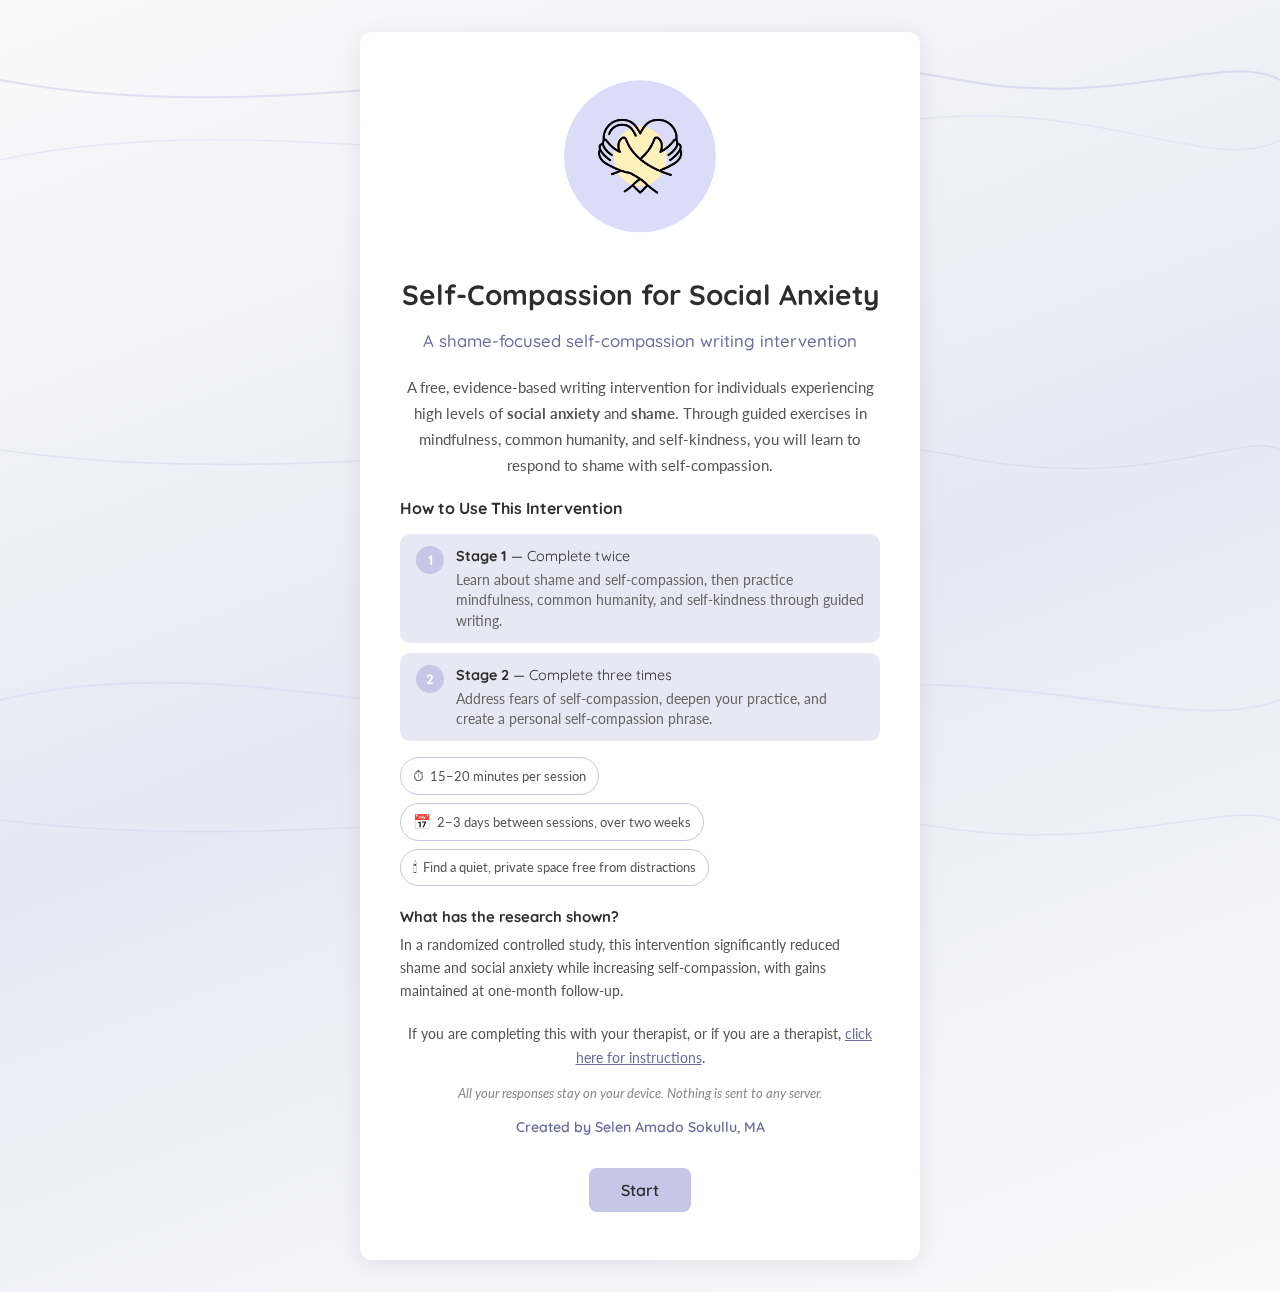
<file: index.html>
<!DOCTYPE html>
<html lang="en">
<head>
  <meta charset="UTF-8">
  <meta name="viewport" content="width=device-width, initial-scale=1.0">
  <title>Self-Compassion for Social Anxiety | Free Evidence-Based Writing Intervention</title>
  <meta name="description" content="A free, evidence-based self-compassion writing intervention for social anxiety and shame. Guided exercises in mindfulness, common humanity, and self-kindness. Backed by research showing significant reductions in shame, social anxiety, and avoidance.">
  <meta name="keywords" content="self-compassion, social anxiety, shame, writing intervention, self-help, mindfulness, common humanity, self-kindness, CBT, evidence-based, free intervention, mental health">
  <meta name="author" content="Selen Amado Sokullu, MA">
  <meta name="robots" content="index, follow">
  <link rel="canonical" href="http://selfcompassionforshame.selenamado.com/">

  <!-- Open Graph -->
  <meta property="og:type" content="website">
  <meta property="og:title" content="Self-Compassion for Social Anxiety | Free Writing Intervention">
  <meta property="og:description" content="A free, evidence-based writing intervention to help individuals with social anxiety respond to shame with self-compassion. Backed by a randomized controlled trial.">
  <meta property="og:image" content="http://selfcompassionforshame.selenamado.com/flyer.png">
  <meta property="og:url" content="http://selfcompassionforshame.selenamado.com/">

  <!-- Twitter Card -->
  <meta name="twitter:card" content="summary_large_image">
  <meta name="twitter:title" content="Self-Compassion for Social Anxiety | Free Writing Intervention">
  <meta name="twitter:description" content="A free, evidence-based writing intervention to help individuals with social anxiety respond to shame with self-compassion.">
  <meta name="twitter:image" content="http://selfcompassionforshame.selenamado.com/flyer.png">

  <!-- Structured Data -->
  <script type="application/ld+json">
  {
    "@context": "https://schema.org",
    "@type": "WebApplication",
    "name": "Self-Compassion for Social Anxiety",
    "description": "A free, evidence-based self-compassion writing intervention designed to help individuals with social anxiety respond to feelings of shame with self-compassion.",
    "url": "http://selfcompassionforshame.selenamado.com/",
    "applicationCategory": "HealthApplication",
    "operatingSystem": "Any",
    "offers": {
      "@type": "Offer",
      "price": "0",
      "priceCurrency": "USD"
    },
    "author": {
      "@type": "Person",
      "name": "Selen Amado Sokullu"
    }
  }
  </script>

  <link rel="preconnect" href="https://fonts.googleapis.com">
  <link rel="preconnect" href="https://fonts.gstatic.com" crossorigin>
  <link href="https://fonts.googleapis.com/css2?family=Quicksand:wght@400;500;600;700&family=Lato:wght@300;400;700&display=swap" rel="stylesheet">
  <link rel="stylesheet" href="css/style.css">
</head>
<body class="landing-page">
  <!-- Interactive decorative SVG lines -->
  <svg class="deco-line deco-line--fullscreen" viewBox="0 0 1440 900" preserveAspectRatio="none" aria-hidden="true">
    <path class="wave" data-speed="1.0" data-base="M0,80 C360,140 720,20 1080,80 C1260,110 1380,50 1440,80" d="M0,80 C360,140 720,20 1080,80 C1260,110 1380,50 1440,80" fill="none" stroke="#C5C6E8" stroke-width="2" opacity="0.5"/>
    <path class="wave" data-speed="0.7" data-base="M0,160 C320,100 640,200 960,130 C1200,80 1360,180 1440,140" d="M0,160 C320,100 640,200 960,130 C1200,80 1360,180 1440,140" fill="none" stroke="#D0D1F0" stroke-width="1.5" opacity="0.4"/>
    <path class="wave" data-speed="0.5" data-base="M0,450 C400,500 800,400 1100,460 C1300,490 1400,430 1440,450" d="M0,450 C400,500 800,400 1100,460 C1300,490 1400,430 1440,450" fill="none" stroke="#C5C6E8" stroke-width="1.5" opacity="0.35"/>
    <path class="wave" data-speed="0.8" data-base="M0,700 C280,640 560,760 840,700 C1120,650 1320,740 1440,700" d="M0,700 C280,640 560,760 840,700 C1120,650 1320,740 1440,700" fill="none" stroke="#D0D1F0" stroke-width="2" opacity="0.4"/>
    <path class="wave" data-speed="0.6" data-base="M0,820 C360,860 720,780 1080,830 C1260,850 1380,800 1440,820" d="M0,820 C360,860 720,780 1080,830 C1260,850 1380,800 1440,820" fill="none" stroke="#C5C6E8" stroke-width="1.5" opacity="0.3"/>
  </svg>

  <main class="landing">
    <div class="landing__card">
      <img src="flyer.png" alt="Self-hug heart illustration" class="landing__image">
      <h1 class="landing__title">Self-Compassion for Social Anxiety</h1>
      <p class="landing__subtitle">A shame-focused self-compassion writing intervention</p>
      <p class="landing__description">A free, evidence-based writing intervention for individuals experiencing high levels of <strong>social anxiety</strong> and <strong>shame</strong>. Through guided exercises in mindfulness, common humanity, and self-kindness, you will learn to respond to shame with self-compassion.</p>

      <div class="landing__info">
        <div class="landing__section-title">How to Use This Intervention</div>

        <div class="landing__steps">
          <div class="landing__step">
            <div class="landing__step-icon">1</div>
            <div class="landing__step-content">
              <strong>Stage 1</strong> &mdash; Complete twice
              <span class="landing__step-desc">Learn about shame and self-compassion, then practice mindfulness, common humanity, and self-kindness through guided writing.</span>
            </div>
          </div>
          <div class="landing__step">
            <div class="landing__step-icon">2</div>
            <div class="landing__step-content">
              <strong>Stage 2</strong> &mdash; Complete three times
              <span class="landing__step-desc">Address fears of self-compassion, deepen your practice, and create a personal self-compassion phrase.</span>
            </div>
          </div>
        </div>

        <div class="landing__tips">
          <div class="landing__tip">
            <span class="landing__tip-icon">&#x23F1;</span>
            <span>15&ndash;20 minutes per session</span>
          </div>
          <div class="landing__tip">
            <span class="landing__tip-icon">&#x1F4C5;</span>
            <span>2&ndash;3 days between sessions, over two weeks</span>
          </div>
          <div class="landing__tip">
            <span class="landing__tip-icon">&#x1F56F;</span>
            <span>Find a quiet, private space free from distractions</span>
          </div>
        </div>

        <div class="landing__detail-item">
          <strong>What has the research shown?</strong>
          <p>In a randomized controlled study, this intervention significantly reduced shame and social anxiety while increasing self-compassion, with gains maintained at one-month follow-up.</p>
        </div>
      </div>

      <p class="landing__therapist-link">If you are completing this with your therapist, or if you are a therapist, <a href="intervention.html?tab=therapists">click here for instructions</a>.</p>

      <p class="landing__privacy">All your responses stay on your device. Nothing is sent to any server.</p>
      <p class="landing__author">Created by Selen Amado Sokullu, MA</p>
      <div class="landing__actions">
        <button id="beginBtn" class="btn btn--primary">Start</button>
        <button id="continueBtn" class="btn btn--primary" style="display:none;">Continue Where I Left Off</button>
        <button id="startOverBtn" class="btn btn--outline" style="display:none;">Start Over</button>
      </div>
    </div>
  </main>

  <script>
    (function() {
      // --- Begin / Continue / Start Over buttons ---
      var data = localStorage.getItem('sfsc_data');
      var beginBtn = document.getElementById('beginBtn');
      var continueBtn = document.getElementById('continueBtn');
      var startOverBtn = document.getElementById('startOverBtn');

      function createNewSession() {
        var session = {
          sessionId: 'anon_' + Math.random().toString(36).substr(2, 9),
          createdAt: new Date().toISOString(),
          stage1: { currentStep: 1 },
          stage2: { currentStep: 1 }
        };
        localStorage.setItem('sfsc_data', JSON.stringify(session));
      }

      if (data) {
        // Returning user: show Continue + Start Over, hide Start
        beginBtn.style.display = 'none';
        continueBtn.style.display = '';
        startOverBtn.style.display = '';
      }

      beginBtn.addEventListener('click', function() {
        createNewSession();
        window.location.href = 'intervention.html';
      });

      continueBtn.addEventListener('click', function() {
        window.location.href = 'intervention.html';
      });

      startOverBtn.addEventListener('click', function() {
        if (confirm('Are you sure you want to start over? All your previous responses will be cleared.')) {
          localStorage.removeItem('sfsc_data');
          createNewSession();
          window.location.href = 'intervention.html';
        }
      });

      // --- Interactive SVG wave lines ---
      var waves = document.querySelectorAll('.wave');
      var mouseX = 0.5;
      var mouseY = 0.5;
      var targetX = 0.5;
      var targetY = 0.5;

      document.addEventListener('mousemove', function(e) {
        targetX = e.clientX / window.innerWidth;
        targetY = e.clientY / window.innerHeight;
      });

      // Parse a path's base control points to shift them
      function shiftPath(basePath, dx, dy) {
        return basePath.replace(/([\d.]+),([\d.]+)/g, function(match, x, y) {
          var nx = (parseFloat(x) + dx).toFixed(1);
          var ny = (parseFloat(y) + dy).toFixed(1);
          return nx + ',' + ny;
        });
      }

      function animate() {
        // Smooth lerp toward mouse
        mouseX += (targetX - mouseX) * 0.04;
        mouseY += (targetY - mouseY) * 0.04;

        var offsetX = (mouseX - 0.5) * 2; // -1 to 1
        var offsetY = (mouseY - 0.5) * 2;

        waves.forEach(function(wave) {
          var speed = parseFloat(wave.getAttribute('data-speed')) || 1;
          var basePath = wave.getAttribute('data-base');
          var dx = offsetX * 30 * speed;
          var dy = offsetY * 20 * speed;
          wave.setAttribute('d', shiftPath(basePath, dx, dy));
        });

        requestAnimationFrame(animate);
      }

      requestAnimationFrame(animate);
    })();
  </script>
</body>
</html>
</file>
<file: css/style.css>
/* ===== Reset & Base ===== */
*, *::before, *::after {
  box-sizing: border-box;
  margin: 0;
  padding: 0;
}

:root {
  --lavender: #C5C6E8;
  --lavender-light: #D0D1F0;
  --lavender-tint: #E8E8F5;
  --pale-yellow: #F5E6B8;
  --yellow-light: #FFF2CC;
  --charcoal: #2D2D2D;
  --white: #FFFFFF;
  --off-white: #FAFAFA;
  --font-heading: 'Quicksand', sans-serif;
  --font-body: 'Lato', sans-serif;
  --radius: 12px;
  --shadow: 0 2px 12px rgba(0, 0, 0, 0.06);
  --shadow-lg: 0 4px 24px rgba(0, 0, 0, 0.08);
}

html {
  font-size: 16px;
  scroll-behavior: smooth;
}

body {
  font-family: var(--font-body);
  color: var(--charcoal);
  background: var(--off-white);
  line-height: 1.7;
  min-height: 100vh;
}

.intervention-page {
  position: relative;
}

.intervention-page .bg-lines {
  position: fixed;
  top: 0;
  left: 0;
  width: 100%;
  height: 100%;
  pointer-events: none;
  z-index: 0;
  opacity: 0.18;
}

/* ===== Landing Page ===== */
.landing-page {
  display: flex;
  flex-direction: column;
  align-items: center;
  justify-content: center;
  min-height: 100vh;
  background: linear-gradient(160deg, var(--off-white) 0%, var(--lavender-tint) 50%, var(--off-white) 100%);
  position: relative;
  overflow-x: hidden;
}

.deco-line {
  position: absolute;
  width: 100%;
  pointer-events: none;
}

.deco-line--fullscreen {
  position: fixed;
  top: 0;
  left: 0;
  width: 100%;
  height: 100%;
  z-index: 0;
}

.landing {
  display: flex;
  align-items: center;
  justify-content: center;
  padding: 2rem;
  width: 100%;
  z-index: 1;
}

.landing__card {
  background: var(--white);
  border-radius: var(--radius);
  box-shadow: var(--shadow-lg);
  padding: 3rem 2.5rem;
  max-width: 560px;
  width: 100%;
  text-align: center;
}

.landing__image {
  width: 160px;
  height: 160px;
  border-radius: 50%;
  object-fit: cover;
  margin-bottom: 1.5rem;
}

.landing__title {
  font-family: var(--font-heading);
  font-size: 1.75rem;
  font-weight: 700;
  color: var(--charcoal);
  margin-bottom: 0.5rem;
}

.landing__subtitle {
  font-family: var(--font-heading);
  font-size: 1.05rem;
  font-weight: 500;
  color: #6B6BA0;
  margin-bottom: 1.25rem;
}

.landing__description {
  font-size: 0.95rem;
  color: #555;
  margin-bottom: 1rem;
  line-height: 1.7;
}

.landing__therapist-link {
  font-size: 0.88rem;
  color: #555;
  margin-bottom: 0.75rem;
}

.landing__therapist-link a {
  color: #6B6BA0;
  text-decoration: underline;
}

.landing__therapist-link a:hover {
  color: #3D3E7C;
}

.landing__privacy {
  font-size: 0.82rem;
  color: #888;
  margin-bottom: 0.75rem;
  font-style: italic;
}

.landing__info {
  text-align: left;
  margin-bottom: 1.25rem;
  width: 100%;
}

.landing__section-title {
  font-family: var(--font-heading);
  font-weight: 700;
  font-size: 1rem;
  color: var(--charcoal);
  margin-bottom: 0.75rem;
}

.landing__steps {
  display: flex;
  flex-direction: column;
  gap: 0.6rem;
  margin-bottom: 1rem;
}

.landing__step {
  display: flex;
  align-items: flex-start;
  gap: 0.75rem;
  background: var(--lavender-tint);
  border-radius: 10px;
  padding: 0.75rem 1rem;
}

.landing__step-icon {
  font-family: var(--font-heading);
  font-weight: 700;
  font-size: 0.85rem;
  color: var(--white);
  background: var(--lavender);
  width: 28px;
  height: 28px;
  border-radius: 50%;
  display: flex;
  align-items: center;
  justify-content: center;
  flex-shrink: 0;
}

.landing__step-content {
  font-family: var(--font-heading);
  font-size: 0.9rem;
  color: var(--charcoal);
  line-height: 1.5;
}

.landing__step-desc {
  display: block;
  font-family: var(--font-body);
  font-size: 0.85rem;
  color: #666;
  margin-top: 0.15rem;
}

.landing__tips {
  display: flex;
  flex-wrap: wrap;
  gap: 0.5rem;
  margin-bottom: 1rem;
}

.landing__tip {
  display: flex;
  align-items: center;
  gap: 0.4rem;
  font-family: var(--font-body);
  font-size: 0.82rem;
  color: #555;
  background: var(--white);
  border: 1px solid var(--lavender);
  border-radius: 20px;
  padding: 0.35rem 0.75rem;
}

.landing__tip-icon {
  font-size: 0.9rem;
}

.landing__detail-item {
  margin-bottom: 0.85rem;
}

.landing__detail-item strong {
  font-family: var(--font-heading);
  font-size: 0.93rem;
  color: var(--charcoal);
}

.landing__detail-item p {
  font-size: 0.9rem;
  color: #555;
  line-height: 1.6;
  margin-top: 0.2rem;
}

.landing__author {
  font-family: var(--font-heading);
  font-size: 0.88rem;
  font-weight: 600;
  color: #6B6BA0;
  margin-bottom: 1.75rem;
}

.landing__actions {
  display: flex;
  flex-direction: column;
  align-items: center;
  gap: 0.75rem;
}

/* ===== Buttons ===== */
.btn {
  font-family: var(--font-heading);
  font-weight: 600;
  font-size: 1rem;
  border: none;
  border-radius: 8px;
  padding: 0.75rem 2rem;
  cursor: pointer;
  transition: all 0.2s ease;
  text-decoration: none;
  display: inline-block;
}

.btn--primary {
  background: var(--lavender);
  color: var(--charcoal);
}

.btn--primary:hover {
  background: #B0B1D8;
  box-shadow: 0 2px 8px rgba(197, 198, 232, 0.5);
}

.btn--secondary {
  background: var(--lavender-tint);
  color: var(--charcoal);
}

.btn--secondary:hover {
  background: var(--lavender-light);
}

.btn--outline {
  background: transparent;
  color: var(--charcoal);
  border: 1.5px solid var(--lavender);
  padding: 0.5rem 1.25rem;
  font-size: 0.88rem;
}

.btn--outline:hover {
  background: var(--lavender-tint);
}

/* ===== Header ===== */
.header {
  display: flex;
  align-items: center;
  justify-content: space-between;
  padding: 0.75rem 1.5rem;
  background: var(--white);
  border-bottom: 1px solid var(--lavender-tint);
  position: sticky;
  top: 0;
  z-index: 100;
}

.tabs, .progress-bar, .stage, .step-nav {
  position: relative;
  z-index: 1;
}

.header__logo {
  display: flex;
  align-items: center;
  gap: 0.75rem;
  text-decoration: none;
  color: var(--charcoal);
}

.header__logo-img {
  width: 36px;
  height: 36px;
  border-radius: 50%;
  object-fit: cover;
  flex-shrink: 0;
}

.header__title {
  font-family: var(--font-heading);
  font-weight: 600;
  font-size: 1rem;
}

/* ===== Tabs ===== */
.tabs {
  display: flex;
  gap: 0.5rem;
  padding: 1rem 1.5rem 1.5rem;
  background: var(--white);
  justify-content: center;
  flex-wrap: wrap;
}

.tab {
  font-family: var(--font-heading);
  font-weight: 600;
  font-size: 0.9rem;
  border: none;
  border-radius: 30px;
  padding: 0.6rem 1.5rem;
  cursor: pointer;
  background: var(--lavender-tint);
  color: var(--charcoal);
  transition: all 0.2s ease;
}

.tab--active {
  background: var(--lavender);
  color: var(--charcoal);
  box-shadow: 0 2px 8px rgba(197, 198, 232, 0.4);
}

.tab:hover:not(.tab--active) {
  background: var(--lavender-light);
}

.tab--home {
  text-decoration: none;
  display: inline-flex;
  align-items: center;
}

/* ===== Progress Bar ===== */
.progress-bar {
  height: 4px;
  background: var(--lavender-tint);
  margin: 0.75rem 1.5rem 0;
  border-radius: 4px;
  overflow: hidden;
}

.progress-bar__fill {
  height: 100%;
  background: var(--lavender);
  border-radius: 4px;
  transition: width 0.3s ease;
  width: 0%;
}

/* ===== Stage / Steps ===== */
.stage {
  max-width: 720px;
  margin: 0 auto;
  padding: 1.5rem;
}

.step {
  display: none;
}

.step.step--active {
  display: block;
  animation: fadeIn 0.3s ease;
}

@keyframes fadeIn {
  from { opacity: 0; transform: translateY(8px); }
  to { opacity: 1; transform: translateY(0); }
}

.step h2 {
  font-family: var(--font-heading);
  font-size: 1.5rem;
  font-weight: 700;
  margin-bottom: 1.25rem;
  color: var(--charcoal);
}

/* ===== Text Blocks ===== */
.text-block {
  background: var(--white);
  border-radius: var(--radius);
  padding: 1.5rem;
  margin-bottom: 1.25rem;
  box-shadow: var(--shadow);
  border-left: 4px solid var(--lavender);
}

.text-block p {
  margin-bottom: 0.85rem;
}

.text-block p:last-child {
  margin-bottom: 0;
}

.text-block ul {
  margin: 0.5rem 0 0.85rem 1.5rem;
}

.text-block li {
  margin-bottom: 0.4rem;
}

.completion-block {
  text-align: center;
  border-left-color: #A0D8A0;
}

/* ===== Audio Player ===== */
.audio-player {
  width: 100%;
  margin-bottom: 1.25rem;
  border-radius: 8px;
}

/* ===== Guided Exercise Block ===== */
.guided-exercise {
  background: var(--yellow-light);
  border-radius: var(--radius);
  padding: 1.75rem;
  margin-bottom: 1.25rem;
  box-shadow: var(--shadow);
  border-left: 4px solid var(--lavender);
  font-style: italic;
}

.guided-exercise p {
  margin-bottom: 1rem;
}

.guided-exercise p:last-child {
  margin-bottom: 0;
}

.guided-exercise__pause {
  text-align: center;
  color: #888;
  font-size: 0.9rem;
}

/* ===== Form Fields ===== */
.field-label {
  display: block;
  font-weight: 700;
  font-size: 0.95rem;
  margin-bottom: 0.5rem;
  margin-top: 0.25rem;
  line-height: 1.6;
}

.textarea {
  width: 100%;
  font-family: var(--font-body);
  font-size: 0.95rem;
  line-height: 1.6;
  padding: 1rem;
  border: 1.5px solid var(--lavender);
  border-radius: var(--radius);
  background: var(--white);
  color: var(--charcoal);
  resize: vertical;
  transition: border-color 0.2s ease, box-shadow 0.2s ease;
  margin-bottom: 1rem;
}

.textarea:focus {
  outline: none;
  border-color: #B0B1D8;
  box-shadow: 0 0 0 3px rgba(197, 198, 232, 0.3);
}

.text-input {
  width: 100%;
  font-family: var(--font-body);
  font-size: 0.95rem;
  padding: 0.75rem 1rem;
  border: 1.5px solid var(--lavender);
  border-radius: 8px;
  background: var(--white);
  color: var(--charcoal);
  transition: border-color 0.2s ease, box-shadow 0.2s ease;
  margin-bottom: 1rem;
}

.text-input:focus {
  outline: none;
  border-color: #B0B1D8;
  box-shadow: 0 0 0 3px rgba(197, 198, 232, 0.3);
}

/* ===== Sliders ===== */
.slider-container {
  background: var(--white);
  border-radius: var(--radius);
  padding: 1.5rem;
  box-shadow: var(--shadow);
  margin-bottom: 1rem;
}

.slider {
  -webkit-appearance: none;
  appearance: none;
  width: 100%;
  height: 6px;
  border-radius: 3px;
  background: var(--lavender-tint);
  outline: none;
  margin-bottom: 0.5rem;
}

.slider::-webkit-slider-thumb {
  -webkit-appearance: none;
  appearance: none;
  width: 22px;
  height: 22px;
  border-radius: 50%;
  background: var(--charcoal);
  cursor: pointer;
  border: 3px solid var(--lavender);
  transition: box-shadow 0.2s ease;
}

.slider::-webkit-slider-thumb:hover {
  box-shadow: 0 0 0 4px rgba(197, 198, 232, 0.4);
}

.slider::-moz-range-thumb {
  width: 22px;
  height: 22px;
  border-radius: 50%;
  background: var(--charcoal);
  cursor: pointer;
  border: 3px solid var(--lavender);
}

.slider-labels {
  display: flex;
  justify-content: space-between;
  font-size: 0.75rem;
  color: #888;
  margin-bottom: 0.5rem;
}

.slider-value {
  text-align: center;
  font-size: 0.9rem;
  color: #666;
}

/* ===== Fears (Checkboxes) ===== */
.fears-list {
  margin-bottom: 1rem;
}

.fear-item {
  background: var(--white);
  border-radius: var(--radius);
  padding: 1rem 1.25rem;
  margin-bottom: 0.75rem;
  box-shadow: var(--shadow);
  border-left: 4px solid transparent;
  transition: border-color 0.2s ease;
}

.fear-item.fear-item--selected {
  border-left-color: var(--lavender);
  background: var(--lavender-tint);
}

.fear-checkbox {
  display: flex;
  align-items: flex-start;
  gap: 0.75rem;
  cursor: pointer;
}

.fear-input {
  margin-top: 0.25rem;
  width: 18px;
  height: 18px;
  accent-color: var(--lavender);
  flex-shrink: 0;
}

.fear-label {
  font-size: 0.93rem;
  line-height: 1.5;
}

.fear-explanation {
  margin-top: 0.75rem;
  padding: 1rem;
  background: var(--yellow-light);
  border-radius: 8px;
  font-size: 0.9rem;
  line-height: 1.6;
}

.fear-explanation p {
  margin: 0;
}

.fear-validation {
  color: #C44;
  font-size: 0.88rem;
  font-weight: 600;
  text-align: center;
}

/* ===== Reset Button ===== */
.reset-btn {
  display: block;
  margin-top: 1rem;
}

/* ===== Info Pages (For Therapists, Resources) ===== */
.info-page h2 {
  font-family: var(--font-heading);
  font-size: 1.5rem;
  font-weight: 700;
  margin-bottom: 1.25rem;
  color: var(--charcoal);
}

.info-page h3 {
  font-family: var(--font-heading);
  font-size: 1.15rem;
  font-weight: 700;
  margin-bottom: 0.75rem;
  color: var(--charcoal);
}

.info-page .text-block ul {
  margin: 0.5rem 0 0.85rem 1.5rem;
}

.info-page .text-block li {
  margin-bottom: 0.5rem;
}

.info-page .text-block hr {
  border: none;
  border-top: 1px solid var(--lavender);
  margin: 1rem 0;
}

.info-page .text-block a {
  color: #6B6BA0;
  text-decoration: underline;
}

.info-page .text-block a:hover {
  color: var(--charcoal);
}

.resource-list {
  list-style: none;
  margin-left: 0 !important;
  padding-left: 0;
}

.resource-list li {
  padding: 0.5rem 0;
  border-bottom: 1px solid var(--lavender-tint);
}

.resource-list li:last-child {
  border-bottom: none;
}

.feedback-template {
  border-left-color: var(--pale-yellow);
  background: var(--yellow-light);
}


/* ===== Step Navigation ===== */
.step-nav {
  display: flex;
  justify-content: space-between;
  max-width: 720px;
  margin: 0 auto;
  padding: 0.5rem 1.5rem 2.5rem;
}

/* ===== Responsive ===== */
@media (max-width: 640px) {
  .landing__card {
    padding: 2rem 1.5rem;
  }

  .landing__title {
    font-size: 1.4rem;
  }

  .landing__image {
    width: 120px;
    height: 120px;
  }

  .header {
    flex-direction: column;
    gap: 0.5rem;
    padding: 0.75rem 1rem;
  }

  .header__title {
    font-size: 0.88rem;
  }

  .tabs {
    padding: 0.75rem 1rem 0;
  }

  .tab {
    font-size: 0.8rem;
    padding: 0.5rem 1rem;
  }

  .stage {
    padding: 1rem;
  }

  .step h2 {
    font-size: 1.25rem;
  }

  .text-block, .guided-exercise {
    padding: 1rem;
  }

  .step-nav {
    padding: 0.5rem 1rem 2rem;
  }

  .slider-labels span {
    font-size: 0.65rem;
  }
}

@media (max-width: 400px) {
  .slider-labels span:nth-child(even) {
    display: none;
  }
}
</file>
